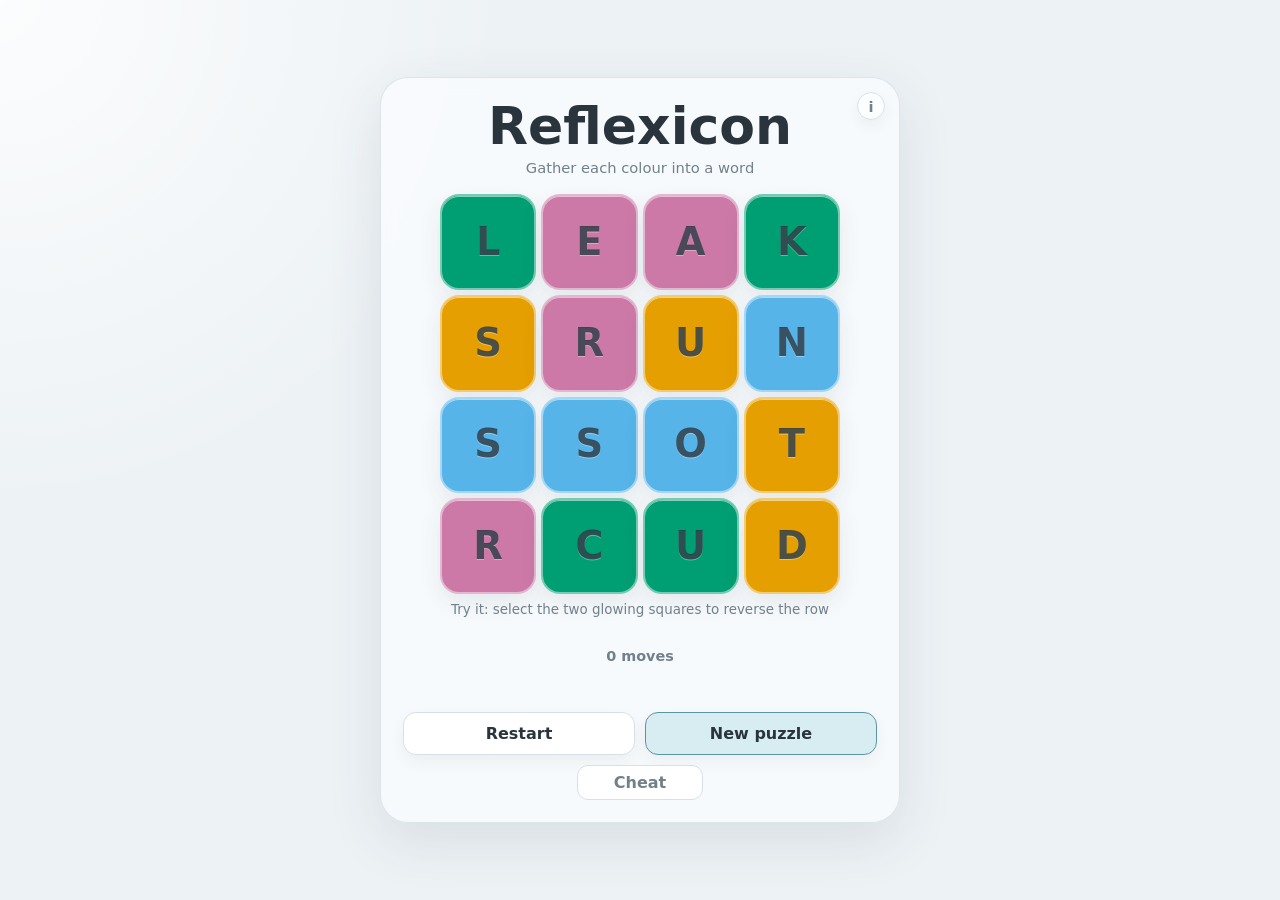
<file: reflexicon/index.html>
<!doctype html>
<html lang="en">

<head>
  <meta charset="utf-8">
  <meta name="viewport" content="width=device-width, initial-scale=1">
  <meta name="theme-color" content="#edf2f5">
  <title>Reflexicon</title>
  <link rel="stylesheet" href="styles.css?v=20260715b">
  <script src="src/game.js?v=20260715j" defer></script>
</head>

<body>
  <main class="app">
    <section class="play-area" aria-labelledby="title">
      <button id="info-button" class="info-button" type="button" aria-expanded="false" aria-controls="info-panel"
        aria-label="How to play">i</button>

      <aside id="info-panel" class="info-panel" hidden>
        <h2>How to play</h2>
        <p>Make every colour into one edge-connected group which reads as a four-letter word.</p>
        <p>Select two squares in the same row or column to reverse the segment between them.</p>
        <p>Read a group from left to right, top to bottom. The solution need not use the original words.</p>
        <p>The number below the board is your move count.</p>
        <p>"Cheat" restores the puzzle to its initial state, and illustrates one possible solution.</p>
      </aside>

      <div class="masthead">
        <h1 id="title" class="title-hint" tabindex="0"
          data-hint="Reverse segments until every colour forms a word.">Reflexicon</h1>
        <p class="subtitle">Gather each colour into a word</p>
      </div>

      <div id="board" class="board" aria-label="Colour board"></div>
      <p id="selection-help" class="selection-help">Select a square</p>

      <div id="status" class="status" aria-live="polite">
        <p id="move-count">0 moves</p>
      </div>

      <div id="completion-message" class="completion-message" aria-live="polite"></div>

      <div class="toolbar" aria-label="Game controls">
        <button id="restart-button" type="button">Restart</button>
        <button id="new-button" type="button">New puzzle</button>
      </div>
      <div class="cheat-row"><button id="cheat-button" type="button" disabled>Cheat</button></div>

      <dialog id="cheat-dialog" class="cheat-dialog" aria-labelledby="cheat-dialog-title">
        <form method="dialog">
          <h2 id="cheat-dialog-title">Use Cheat?</h2>
          <p>Are you sure? This will return the board to its initial state and show a solution.</p>
          <div class="dialog-actions"><button value="cancel" autofocus>Cancel</button><button value="confirm">Show solution</button></div>
        </form>
      </dialog>
    </section>
  </main>
</body>

</html>
</file>
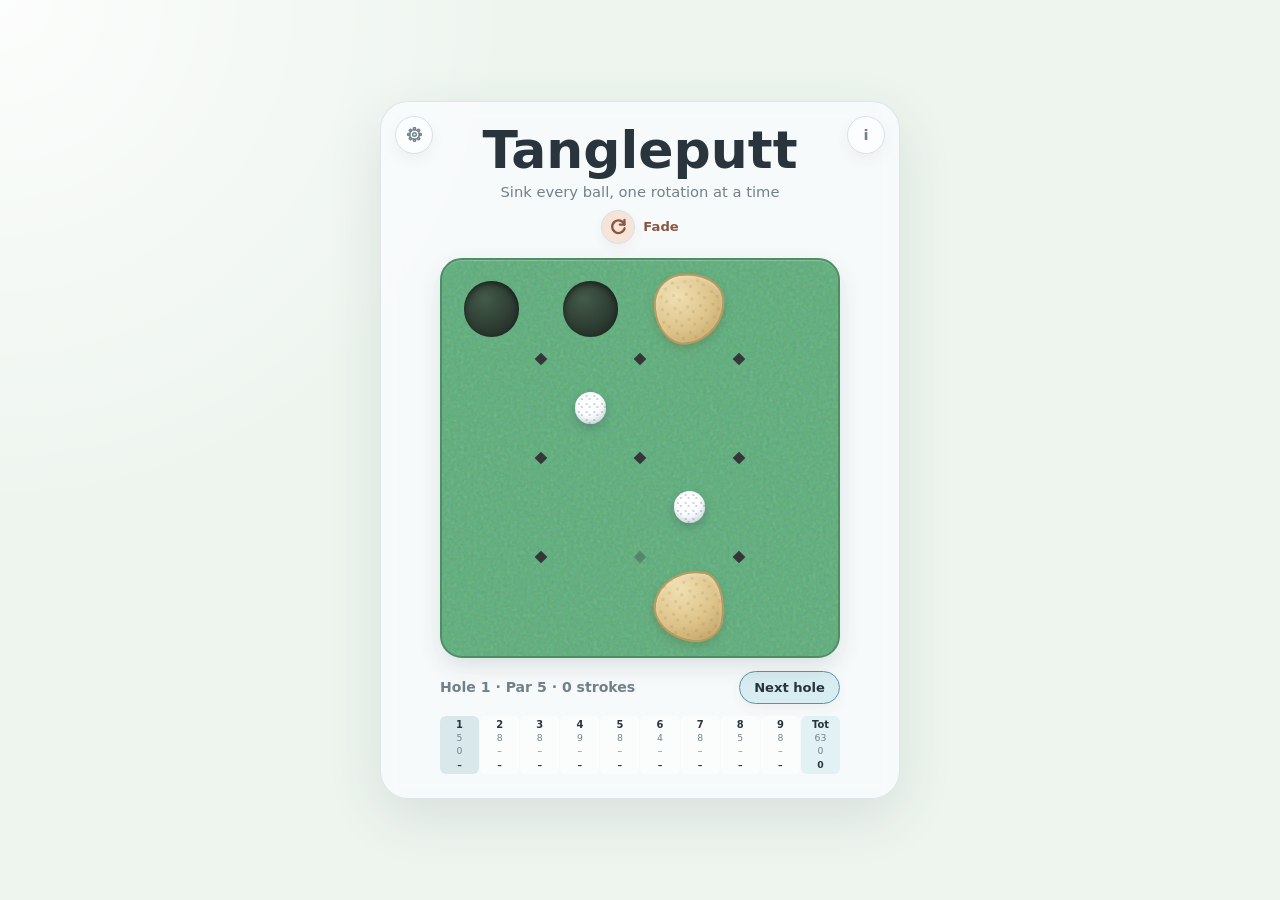
<file: tangleputt/index.html>
<!doctype html>
<html lang="en">

<head>
  <meta charset="utf-8">
  <meta name="viewport" content="width=device-width, initial-scale=1">
  <meta name="theme-color" content="#eef5ef">
  <title>Tangleputt</title>
  <link rel="stylesheet" href="styles.css?v=22">
  <script src="src/game.js?v=22" defer></script>
</head>

<body>
  <main class="app">
    <section class="play-area" aria-labelledby="title">
      <button id="settings-button" class="settings-button" type="button" aria-expanded="false"
        aria-controls="settings-panel" aria-label="Settings"><svg viewBox="0 0 24 24" aria-hidden="true">
          <circle cx="12" cy="12" r="6" />
          <circle cx="12" cy="12" r="2.3" />
          <rect x="10.7" y="3.5" width="2.6" height="2.4" rx="0.5" transform="rotate(0 12 12)" />
          <rect x="10.7" y="3.5" width="2.6" height="2.4" rx="0.5" transform="rotate(45 12 12)" />
          <rect x="10.7" y="3.5" width="2.6" height="2.4" rx="0.5" transform="rotate(90 12 12)" />
          <rect x="10.7" y="3.5" width="2.6" height="2.4" rx="0.5" transform="rotate(135 12 12)" />
          <rect x="10.7" y="3.5" width="2.6" height="2.4" rx="0.5" transform="rotate(180 12 12)" />
          <rect x="10.7" y="3.5" width="2.6" height="2.4" rx="0.5" transform="rotate(225 12 12)" />
          <rect x="10.7" y="3.5" width="2.6" height="2.4" rx="0.5" transform="rotate(270 12 12)" />
          <rect x="10.7" y="3.5" width="2.6" height="2.4" rx="0.5" transform="rotate(315 12 12)" />
        </svg></button>

      <aside id="settings-panel" class="info-panel settings-panel" hidden>
        <h2>Settings</h2>
        <label class="settings-toggle-row">
          <input type="checkbox" id="practice-mode-toggle">
          Practice mode
        </label>
      </aside>

      <button id="info-button" class="info-button" type="button" aria-expanded="false" aria-controls="info-panel"
        aria-label="How to play">i</button>

      <aside id="info-panel" class="info-panel" hidden>
        <h2>How to play</h2>
        <p>A round is 9 holes, each with 1–3 balls and 1–3 sand traps. Get every ball into a hole, in as few rotations (strokes) as possible.</p>
        <p>Choose clockwise or anticlockwise with the direction button, then use an internal rotation icon to turn its surrounding four squares.</p>
        <p>Sand traps never move, and neither does a ball once it's sunk in its hole. A rotation is unavailable if it would carry a ball into a sand trap, or put it in an already-filled hole.</p>
        <p>Par is a little worse than the optimal solution, so birdies, eagles, and sometimes even albatrosses are possible.</p>
        <p>Moving to the next hole before finishing counts as a double bogey.</p>
        <p>Scoring is modified Stableford: Albatross +8, Eagle +5, Birdie +2, Par 0, Bogey −1, Double Bogey or worse −3.</p>
        <p>This page's address is the course — share it and everyone plays the same 9 holes.</p>
      </aside>

      <div class="masthead">
        <h1 id="title" class="title-hint" tabindex="0"
          data-hint="Rotate 2×2 corners, in either direction, until every ball rests in a hole.">Tangleputt</h1>
        <p class="subtitle">Sink every ball, one rotation at a time</p>
        <div class="direction-row">
          <button id="direction-button" class="direction-button" type="button" aria-pressed="true"
            aria-label="Rotation direction: clockwise"></button>
          <span id="direction-label" class="direction-label">Fade</span>
        </div>
      </div>

      <div id="board" class="board" aria-label="Golf board"></div>

      <div class="status">
        <p id="hole-progress" class="hole-progress" aria-live="polite"></p>
        <div class="status-buttons">
          <button id="undo-button" class="next-hole-button undo-button" type="button" hidden disabled>Undo</button>
          <button id="next-button" class="next-hole-button" type="button">Next hole</button>
        </div>
      </div>

      <div id="scorecard" class="scorecard" aria-label="Scorecard"></div>
    </section>
  </main>
</body>
</html>
</file>
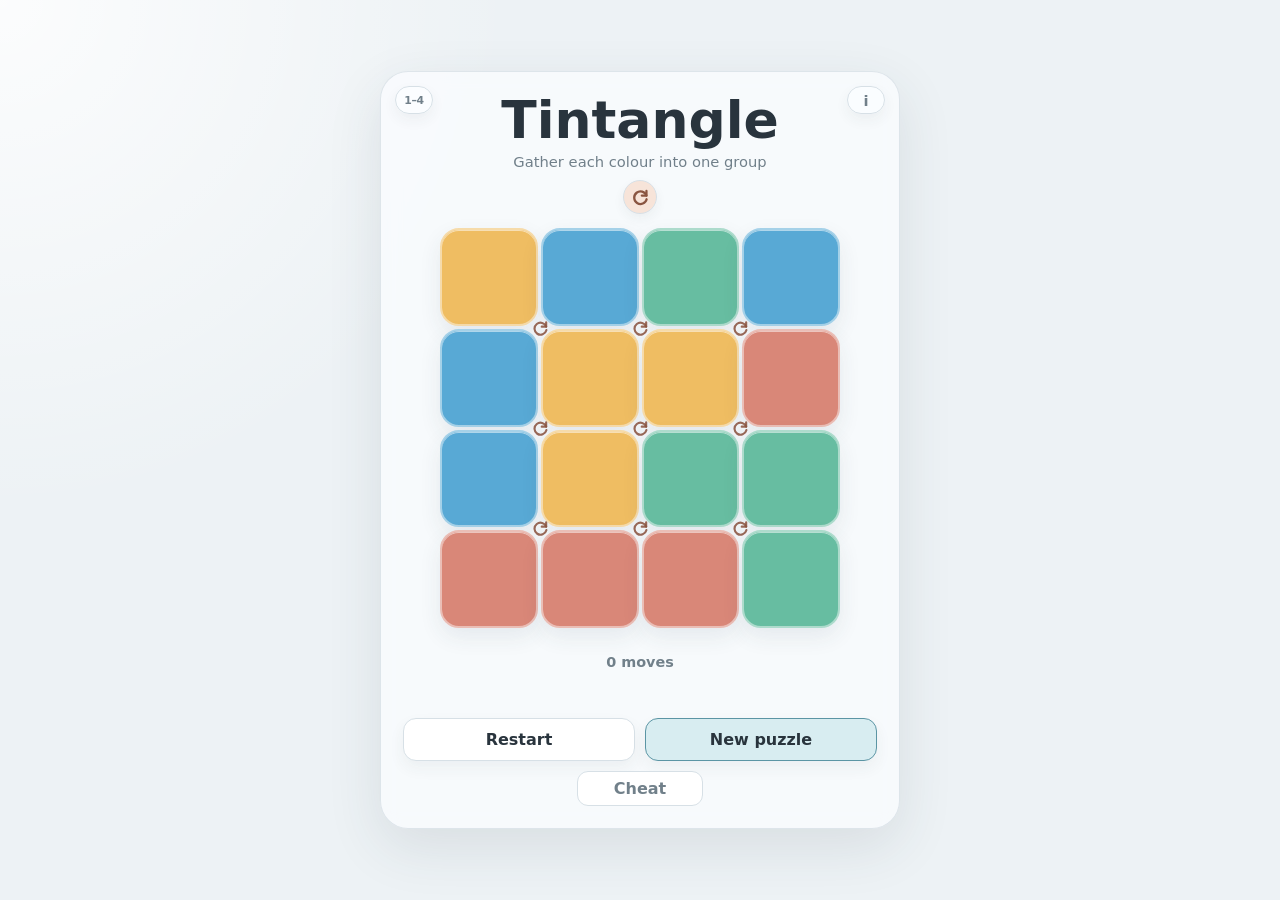
<file: two-way/index.html>
<!doctype html>
<html lang="en">

<head>
  <meta charset="utf-8">
  <meta name="viewport" content="width=device-width, initial-scale=1">
  <meta name="theme-color" content="#edf2f5">
  <title>Tintangle two-way</title>
  <link rel="stylesheet" href="styles.css?v=20260715d">
  <script src="src/game.js?v=20260715b" defer></script>
</head>

<body>
  <main class="app">
    <section class="play-area" aria-labelledby="title">
      <button id="number-button" class="number-button" type="button" aria-pressed="false"
        aria-label="Show colour numbers" data-hint="Show or hide colour numbers">1–4</button>
      <button id="info-button" class="info-button" type="button" aria-expanded="false" aria-controls="info-panel"
        aria-label="How to play">i</button>

      <aside id="info-panel" class="info-panel" hidden>
        <h2>How to play</h2>
        <p>Make every colour into one edge-connected group.</p>
        <p>Choose clockwise or anticlockwise with the direction button, then use an internal rotation icon to turn its surrounding four squares.</p>
        <p>The number below the board is your move count. Each puzzle is solvable in seven or fewer moves.</p>
        <p>The 1–4 button shows or hides a number for each colour.</p>
        <p>"Cheat" restores the puzzle to its initial state, and illustrates one possible solution.</p>
      </aside>

      <div class="masthead">
        <h1 id="title" class="title-hint" tabindex="0"
          data-hint="Choose a direction, then rotate tiles until each colour is together.">Tintangle</h1>
        <p class="subtitle">Gather each colour into one group</p>
        <button id="direction-button" class="direction-button" type="button" aria-pressed="true"
          aria-label="Rotation direction: clockwise"></button>
      </div>

      <div id="board" class="board" aria-label="Colour board"></div>

      <div id="status" class="status" aria-live="polite"><p id="move-count">0 moves</p></div>
      <div id="completion-message" class="completion-message" aria-live="polite"></div>

      <div class="toolbar" aria-label="Game controls">
        <button id="restart-button" type="button">Restart</button>
        <button id="new-button" type="button">New puzzle</button>
      </div>
      <div class="cheat-row"><button id="cheat-button" type="button" disabled>Cheat</button></div>

      <dialog id="cheat-dialog" class="cheat-dialog" aria-labelledby="cheat-dialog-title">
        <form method="dialog">
          <h2 id="cheat-dialog-title">Use Cheat?</h2>
          <p>Are you sure? This will return the board to its initial state and show a solution.</p>
          <div class="dialog-actions"><button value="cancel" autofocus>Cancel</button><button value="confirm">Show solution</button></div>
        </form>
      </dialog>
    </section>
  </main>
</body>
</html>
</file>
<file: reflexicon/styles.css>
:root {
  color-scheme: light;
  --bg: #edf2f5;
  --ink: #29343d;
  --muted: #71808a;
  --tile: #fbfdff;
  --tile-border: #d7e0e6;
  --button: #ffffff;
  --button-hover: #e8f0f5;
  --shadow: 0 18px 55px rgba(45, 62, 76, 0.11);
  --focus: #1f7a8c;
}

* { box-sizing: border-box; }

body {
  min-height: 100vh;
  margin: 0;
  background: radial-gradient(circle at top left, rgba(255,255,255,.82), transparent 32rem), var(--bg);
  color: var(--ink);
  font-family: Inter, ui-sans-serif, system-ui, -apple-system, BlinkMacSystemFont, "Segoe UI", sans-serif;
}

button { font: inherit; }

.app { min-height: 100vh; display: grid; place-items: center; padding: 24px; }

.play-area {
  position: relative;
  width: min(100%, 520px);
  padding: 22px;
  border: 1px solid rgba(215, 224, 230, .82);
  border-radius: 28px;
  background: rgba(251, 253, 255, .72);
  box-shadow: var(--shadow);
  backdrop-filter: blur(10px);
}

.info-button {
  position: absolute;
  top: 14px;
  right: 14px;
  display: grid;
  width: 28px;
  height: 28px;
  place-items: center;
  border: 1px solid var(--tile-border);
  border-radius: 50%;
  background: rgba(251,253,255,.82);
  color: var(--muted);
  cursor: pointer;
  font-size: .92rem;
  font-weight: 600;
  box-shadow: 0 6px 14px rgba(45,62,76,.06);
}

.info-button:hover, .info-button[aria-expanded="true"] { background: var(--button-hover); color: var(--ink); }

.info-panel {
  position: absolute;
  z-index: 5;
  top: 48px;
  right: 14px;
  width: min(315px, calc(100% - 28px));
  padding: 14px;
  border: 1px solid var(--tile-border);
  border-radius: 18px;
  background: rgba(251,253,255,.98);
  box-shadow: 0 18px 42px rgba(45,62,76,.16);
}

.info-panel h2 { margin: 0 0 5px; font-size: .84rem; }
.info-panel p { margin: 7px 0 0; color: var(--muted); font-size: .9rem; line-height: 1.42; }

.masthead { margin-bottom: 18px; text-align: center; }
h1 { position: relative; display: inline-block; margin: 0; font-size: clamp(2rem, 7vw, 3.25rem); font-weight: 620; line-height: 1; }
.subtitle { margin: 7px 0 0; color: var(--muted); font-size: .92rem; }

.title-hint { cursor: help; }
.title-hint::after {
  position: absolute;
  z-index: 2;
  top: calc(100% + 10px);
  left: 50%;
  width: max-content;
  max-width: min(78vw, 320px);
  padding: 8px 10px;
  border: 1px solid var(--tile-border);
  border-radius: 999px;
  background: var(--tile);
  box-shadow: 0 10px 24px rgba(45,62,76,.12);
  color: var(--muted);
  content: attr(data-hint);
  font-size: .82rem;
  font-weight: 560;
  line-height: 1.25;
  opacity: 0;
  pointer-events: none;
  transform: translate(-50%, -4px);
  transition: opacity 140ms ease, transform 140ms ease;
}
.title-hint:hover::after, .title-hint:focus-visible::after { opacity: 1; transform: translate(-50%, 0); }

.board { display: grid; grid-template-columns: repeat(4, 1fr); gap: 5px; width: min(100%, 400px); aspect-ratio: 1; margin: 0 auto; }
.tile {
  display: grid;
  place-items: center;
  min-width: 0;
  border: 2px solid color-mix(in srgb, var(--colour) 54%, #ffffff);
  border-radius: 19px;
  background: var(--colour);
  cursor: pointer;
  box-shadow: inset 0 1px rgba(255,255,255,.52), 0 9px 22px rgba(45,62,76,.09);
  color: rgba(35,50,61,.8);
  font-size: clamp(1.45rem, 6vw, 2.4rem);
  font-weight: 720;
  line-height: 1;
  text-shadow: 0 1px rgba(255,255,255,.35);
  transition: transform 220ms ease, background-color 180ms ease, border-color 180ms ease;
}
.tile:hover { transform: translateY(-2px); }
.tile.is-selected { border-color: #29343d; box-shadow: inset 0 0 0 4px rgba(255,255,255,.7), 0 12px 25px rgba(45,62,76,.18); transform: translateY(-2px); }
.tile.is-eligible { box-shadow: inset 0 0 0 3px rgba(255,255,255,.52), 0 7px 17px rgba(45,62,76,.12); }
.tile.is-preview { border-color: rgba(41,52,61,.72); box-shadow: inset 0 0 0 3px rgba(255,255,255,.58), 0 10px 21px rgba(45,62,76,.15); transform: translateY(-2px); }
.tile.is-connected { border-color: rgba(35,50,61,.72); }
.board.is-folding .tile { transform: scale(.91); }

.selection-help { min-height: 20px; width: min(100%, 400px); margin: 8px auto 0; color: var(--muted); font-size: .84rem; text-align: center; }

.status { display: grid; min-height: 42px; margin: 13px auto 0; width: min(100%, 400px); place-items: center; color: var(--muted); }
#move-count { margin: 0; font-size: .9rem; font-weight: 560; }

.completion-message { min-height: 25px; text-align: center; color: #31764a; font-size: .94rem; font-weight: 650; opacity: 0; transition: opacity 180ms ease; }
.completion-message.is-complete { opacity: 1; }
.toolbar { display: grid; grid-template-columns: 1fr 1fr; gap: 10px; margin-top: 10px; }
.toolbar button { min-height: 43px; border: 1px solid var(--tile-border); border-radius: 13px; background: var(--button); color: var(--ink); cursor: pointer; font-weight: 600; box-shadow: 0 7px 16px rgba(45,62,76,.06); }
.toolbar button:hover { background: var(--button-hover); }
.toolbar button:last-child { border-color: #5b95a4; background: #d8edf1; }
.toolbar button:last-child:hover { background: #c6e4e9; }
.cheat-row { display: grid; margin-top: 10px; place-items: center; }
.cheat-row button { min-width: 126px; min-height: 35px; border: 1px solid var(--tile-border); border-radius: 11px; background: var(--button); color: var(--muted); cursor: pointer; font-weight: 600; }
.cheat-row button:hover:not(:disabled) { background: var(--button-hover); color: var(--ink); }
.cheat-row button:disabled { cursor: default; opacity: .48; }

.cheat-dialog { width: min(330px, calc(100% - 36px)); padding: 0; border: 1px solid var(--tile-border); border-radius: 17px; color: var(--ink); background: #fbfdff; box-shadow: 0 20px 48px rgba(45,62,76,.22); }
.cheat-dialog::backdrop { background: rgba(36,48,58,.24); }
.cheat-dialog form { padding: 20px; }
.cheat-dialog h2 { margin: 0; font-size: 1.12rem; }
.cheat-dialog p { margin: 9px 0 18px; color: var(--muted); font-size: .88rem; line-height: 1.45; }
.dialog-actions { display: flex; justify-content: flex-end; gap: 8px; }
.dialog-actions button { min-height: 34px; padding: 0 12px; border: 1px solid var(--tile-border); border-radius: 10px; background: var(--button); color: var(--ink); cursor: pointer; font-weight: 600; }
.dialog-actions button:last-child { border-color: #5b95a4; background: #d8edf1; }
.dialog-actions button:hover { background: var(--button-hover); }
.dialog-actions button:last-child:hover { background: #c6e4e9; }

button:focus-visible, .title-hint:focus-visible { outline: 3px solid var(--focus); outline-offset: 2px; }

@media (max-width: 430px) {
  .app { padding: 12px; }
  .play-area { padding: 18px 14px; border-radius: 22px; }
  .board { gap: 4px; }
  .tile { border-radius: 15px; }
  .connection-status { gap: 5px; }
}
</file>
<file: tangleputt/styles.css>
:root {
  color-scheme: light;
  --bg: #eef5ef;
  --ink: #29343d;
  --muted: #71808a;
  --tile: #fbfdff;
  --tile-border: #d7e0e6;
  --button: #ffffff;
  --button-hover: #e8f0f5;
  --shadow: 0 18px 55px rgba(45, 62, 76, 0.11);
  --focus: #1f7a8c;
  --fairway: #5ea877;
  --fairway-edge: #4c8f65;
  --hole: #2b3a30;
  --ball: #fbfdff;
  --sand: #ddc389;
  --sand-edge: #b99a5f;
}

* { box-sizing: border-box; }

body {
  min-height: 100vh;
  margin: 0;
  background: radial-gradient(circle at top left, rgba(255,255,255,.82), transparent 32rem), var(--bg);
  color: var(--ink);
  font-family: Inter, ui-sans-serif, system-ui, -apple-system, BlinkMacSystemFont, "Segoe UI", sans-serif;
}

button { font: inherit; }

.app { min-height: 100vh; display: grid; place-items: center; padding: 24px; }

.play-area {
  position: relative;
  width: min(100%, 520px);
  padding: 22px;
  border: 1px solid rgba(215, 224, 230, .82);
  border-radius: 28px;
  background: rgba(251, 253, 255, .72);
  box-shadow: var(--shadow);
  backdrop-filter: blur(10px);
}

.info-button {
  position: absolute;
  top: 14px;
  right: 14px;
  display: grid;
  width: 38px;
  height: 38px;
  place-items: center;
  border: 1px solid var(--tile-border);
  border-radius: 999px;
  background: rgba(251,253,255,.82);
  color: var(--muted);
  cursor: pointer;
  font-size: .92rem;
  font-weight: 600;
  box-shadow: 0 6px 14px rgba(45,62,76,.06);
}
.info-button:hover, .info-button[aria-expanded="true"] { background: var(--button-hover); color: var(--ink); }

.info-panel {
  position: absolute;
  z-index: 5;
  top: 48px;
  right: 14px;
  width: min(315px, calc(100% - 28px));
  padding: 14px;
  border: 1px solid var(--tile-border);
  border-radius: 18px;
  background: rgba(251,253,255,.98);
  box-shadow: 0 18px 42px rgba(45,62,76,.16);
}

.info-panel h2 { margin: 0 0 5px; font-size: .84rem; }
.info-panel p { margin: 7px 0 0; color: var(--muted); font-size: .9rem; line-height: 1.42; }

.settings-button {
  position: absolute;
  top: 14px;
  left: 14px;
  display: grid;
  width: 38px;
  height: 38px;
  place-items: center;
  border: 1px solid var(--tile-border);
  border-radius: 999px;
  background: rgba(251,253,255,.82);
  color: var(--muted);
  cursor: pointer;
  box-shadow: 0 6px 14px rgba(45,62,76,.06);
}
.settings-button:hover, .settings-button[aria-expanded="true"] { background: var(--button-hover); color: var(--ink); }
.settings-button svg { width: 19px; height: 19px; fill: none; stroke: currentColor; stroke-linecap: round; stroke-linejoin: round; stroke-width: 1.8; }

.settings-panel { left: 14px; right: auto; }
.settings-toggle-row { display: flex; align-items: center; gap: 8px; color: var(--ink); font-size: .9rem; font-weight: 600; cursor: pointer; }
.settings-toggle-row input { accent-color: var(--focus); cursor: pointer; width: 16px; height: 16px; }

.masthead { margin-bottom: 18px; text-align: center; }
h1 { position: relative; display: inline-block; margin: 0; font-size: clamp(2rem, 7vw, 3.25rem); font-weight: 620; line-height: 1; }
.subtitle { margin: 7px 0 0; color: var(--muted); font-size: .92rem; }

.title-hint { cursor: help; }
.title-hint::after {
  position: absolute;
  z-index: 2;
  top: calc(100% + 10px);
  left: 50%;
  width: max-content;
  max-width: min(78vw, 320px);
  padding: 8px 10px;
  border: 1px solid var(--tile-border);
  border-radius: 999px;
  background: var(--tile);
  box-shadow: 0 10px 24px rgba(45,62,76,.12);
  color: var(--muted);
  content: attr(data-hint);
  font-size: .82rem;
  font-weight: 560;
  line-height: 1.25;
  opacity: 0;
  pointer-events: none;
  transform: translate(-50%, -4px);
  transition: opacity 140ms ease, transform 140ms ease;
}
.title-hint:hover::after, .title-hint:focus-visible::after { opacity: 1; transform: translate(-50%, 0); }

.direction-row { display: flex; align-items: center; justify-content: center; gap: 8px; margin: 10px auto -4px; }
.direction-button { position: relative; display: grid; width: 34px; height: 34px; margin: 0; padding: 0; place-items: center; border: 1px solid var(--tile-border); border-radius: 50%; background: rgba(251,253,255,.82); color: rgba(41,52,61,.82); cursor: pointer; box-shadow: 0 5px 12px rgba(45,62,76,.06); transition: background 140ms ease, color 140ms ease, transform 140ms ease; }
.direction-button:hover { background: var(--button-hover); color: var(--ink); transform: scale(1.08); }
.direction-button svg { width: 21px; height: 21px; fill: none; stroke: currentColor; stroke-linecap: round; stroke-linejoin: round; stroke-width: 2.6; }
.direction-button.is-anticlockwise { background: #d8edf1; color: #276e80; }
.direction-button:not(.is-anticlockwise) { background: #f7e4d9; color: #8a5541; }
.direction-button.is-anticlockwise svg { transform: scaleX(-1); }
.direction-label { font-size: .82rem; font-weight: 650; color: #8a5541; }
.direction-label.is-anticlockwise { color: #276e80; }

.board {
  position: relative;
  display: grid;
  grid-template-columns: repeat(4, minmax(0, 1fr));
  grid-template-rows: repeat(4, minmax(0, 1fr));
  width: min(100%, 400px);
  aspect-ratio: 1;
  margin: 0 auto;
  border: 2px solid var(--fairway-edge);
  border-radius: 22px;
  background-color: var(--fairway);
  background-size: 100% 100%;
  background-blend-mode: overlay;
  box-shadow: inset 0 1px rgba(255,255,255,.22), 0 9px 22px rgba(45,62,76,.14);
}

.tile {
  position: relative;
  display: grid;
  place-items: center;
  min-width: 0;
}

.hole {
  position: absolute;
  inset: 22%;
  border-radius: 50%;
  background: radial-gradient(circle at 38% 32%, #435a49 0%, var(--hole) 62%, #1b241e 100%);
  box-shadow: inset 0 3px 6px rgba(0,0,0,.5);
}

.block {
  position: absolute;
  inset: 14%;
  border: 2px solid var(--sand-edge);
  background:
    radial-gradient(circle, rgba(140,111,53,.16) 0 20%, transparent 21%) 0 0 / 19% 19%,
    radial-gradient(circle, rgba(140,111,53,.16) 0 20%, transparent 21%) 9.5% 9.5% / 19% 19%,
    radial-gradient(circle at 32% 28%, #f1e0b3 0%, var(--sand) 55%, var(--sand-edge) 100%);
  box-shadow: inset 0 2px 4px rgba(255,255,255,.3), 0 4px 8px rgba(90,70,30,.22);
}
.block-0 { border-radius: 42% 58% 61% 39% / 45% 40% 60% 55%; transform: rotate(-6deg); }
.block-1 { border-radius: 63% 37% 40% 60% / 55% 65% 35% 45%; transform: rotate(9deg); }
.block-2 { border-radius: 50% 50% 38% 62% / 62% 45% 55% 38%; transform: rotate(3deg); }

.ball {
  position: absolute;
  z-index: 1;
  inset: 34%;
  border-radius: 50%;
  background:
    radial-gradient(circle, rgba(45,62,76,.22) 0 22%, transparent 23%) 0 0 / 25% 25%,
    radial-gradient(circle, rgba(45,62,76,.22) 0 22%, transparent 23%) 12.5% 12.5% / 25% 25%,
    radial-gradient(circle at 34% 28%, #ffffff 0%, var(--ball) 46%, #d7e0e6 100%);
  box-shadow: 0 4px 8px rgba(45,62,76,.28), inset 0 -3px 4px rgba(45,62,76,.12);
  transition: box-shadow 180ms ease;
}
.ball.is-sunk { box-shadow: 0 0 0 3px #f1c55f, 0 4px 8px rgba(45,62,76,.28); }

.rotation-button { position: absolute; z-index: 2; top: calc(var(--row) * 25%); left: calc(var(--column) * 25%); display: grid; width: 29px; height: 29px; padding: 0; place-items: center; border: 0; border-radius: 50%; background: transparent; cursor: pointer; transform: translate(-50%, -50%); transition: background 140ms ease, transform 140ms ease, opacity 140ms ease; }
.rotation-button:hover:not(:disabled) { background: rgba(255,255,255,.35); transform: translate(-50%, -50%) scale(1.1); }
.rotation-button:disabled { cursor: default; opacity: .32; }
.rotation-disc { grid-area: 1 / 1; width: 9px; height: 9px; background: #34363a; transform: rotate(45deg); transition: opacity 140ms ease; }
.rotation-button svg { grid-area: 1 / 1; width: 20px; height: 20px; fill: none; stroke: currentColor; stroke-linecap: round; stroke-linejoin: round; stroke-width: 2.6; color: rgba(41,52,61,.85); opacity: 0; transition: opacity 140ms ease; }
.rotation-button:hover:not(:disabled) .rotation-disc { opacity: 0; }
.rotation-button:hover:not(:disabled) svg { opacity: 1; }
.rotation-button.is-anticlockwise svg { transform: scaleX(-1); }

.status {
  display: flex;
  align-items: center;
  justify-content: space-between;
  gap: 10px;
  min-height: 33px;
  margin: 13px auto 0;
  width: min(100%, 400px);
}

.hole-progress {
  margin: 0;
  color: var(--muted);
  font-size: .88rem;
  font-weight: 560;
  line-height: 1.3;
}
.hole-progress.is-complete, .hole-progress.is-birdie { color: #31764a; font-weight: 650; }
.hole-progress.is-eagle, .hole-progress.is-albatross { color: #1f7a8c; font-weight: 650; }
.hole-progress.is-bogey, .hole-progress.is-double-bogey { color: #a5602f; font-weight: 650; }

.next-hole-button {
  flex: 0 0 auto;
  min-height: 33px;
  padding: 0 14px;
  border: 1px solid #5b95a4;
  border-radius: 999px;
  background: #d8edf1;
  color: var(--ink);
  cursor: pointer;
  font-size: .82rem;
  font-weight: 600;
  box-shadow: 0 5px 12px rgba(45,62,76,.06);
}
.next-hole-button:hover { background: #c6e4e9; }

.scorecard {
  display: grid;
  grid-auto-flow: column;
  grid-auto-columns: minmax(25px, 1fr);
  gap: 1px;
  margin: 12px auto 0;
  width: min(100%, 400px);
  overflow-x: auto;
  padding-bottom: 2px;
}
.scorecard-hole {
  display: grid;
  gap: 1px;
  padding: 2px 0 3px;
  border-radius: 6px;
  background: rgba(255,255,255,.55);
  text-align: center;
}
.scorecard-hole.is-current { background: rgba(31,122,140,.14); }
.scorecard-hole.scorecard-total { background: rgba(216,237,241,.7); }
.scorecard-cell { display: block; font-size: .58rem; color: var(--muted); line-height: 1.35; }
.scorecard-head { font-size: .62rem; font-weight: 700; color: var(--ink); }
.scorecard-points { font-weight: 700; color: var(--ink); }
.scorecard-hole.is-eagle .scorecard-points, .scorecard-hole.is-albatross .scorecard-points { color: #1f7a8c; }
.scorecard-hole.is-birdie .scorecard-points { color: #31764a; }
.scorecard-hole.is-par .scorecard-points { color: var(--ink); }
.scorecard-hole.is-bogey .scorecard-points, .scorecard-hole.is-double-bogey .scorecard-points { color: #a5602f; }

/* One shaft-plus-head shape, pointing "down" by default, sized relative
   to the ball itself (its containing block, since .ball is
   position:absolute) so "2/3 the ball's size" is literally height:66%.
   The shape's own centre -- not its tail -- sits at the ball's centre, so
   the leftover 34% splits into equal gaps at the tail and the tip; each
   direction just rotates the whole thing around that centre. clip-path
   (not border-width, which can't take percentages) is what makes
   percentage sizing possible here. */
.move-arrow {
  position: absolute;
  top: 50%;
  left: 50%;
  z-index: 2;
  width: 26%;
  height: 66%;
  margin-left: -13%;
  margin-top: -33%;
  background: #1f7a8c;
  clip-path: polygon(38% 0%, 62% 0%, 62% 55%, 100% 55%, 50% 100%, 0% 55%, 38% 55%);
  transform-origin: 50% 50%;
  filter: drop-shadow(0 1px 1px rgba(0, 0, 0, .35));
  pointer-events: none;
}
.move-arrow-down { transform: rotate(0deg); }
.move-arrow-up { transform: rotate(180deg); }
.move-arrow-right { transform: rotate(-90deg); }
.move-arrow-left { transform: rotate(90deg); }

button:focus-visible, .title-hint:focus-visible { outline: 3px solid var(--focus); outline-offset: 2px; }

@media (max-width: 430px) {
  .app { padding: 12px; }
  .play-area { padding: 18px 14px; border-radius: 22px; }
  .board { border-radius: 17px; }
  .rotation-button { width: 25px; height: 25px; }
  .rotation-disc { width: 8px; height: 8px; }
  .rotation-button svg { width: 17px; height: 17px; }
}
</file>
<file: two-way/styles.css>
:root {
  color-scheme: light;
  --bg: #edf2f5;
  --ink: #29343d;
  --muted: #71808a;
  --tile: #fbfdff;
  --tile-border: #d7e0e6;
  --button: #ffffff;
  --button-hover: #e8f0f5;
  --shadow: 0 18px 55px rgba(45, 62, 76, 0.11);
  --focus: #1f7a8c;
}

* { box-sizing: border-box; }

body {
  min-height: 100vh;
  margin: 0;
  background: radial-gradient(circle at top left, rgba(255,255,255,.82), transparent 32rem), var(--bg);
  color: var(--ink);
  font-family: Inter, ui-sans-serif, system-ui, -apple-system, BlinkMacSystemFont, "Segoe UI", sans-serif;
}

button { font: inherit; }

.app { min-height: 100vh; display: grid; place-items: center; padding: 24px; }

.play-area {
  position: relative;
  width: min(100%, 520px);
  padding: 22px;
  border: 1px solid rgba(215, 224, 230, .82);
  border-radius: 28px;
  background: rgba(251, 253, 255, .72);
  box-shadow: var(--shadow);
  backdrop-filter: blur(10px);
}

.info-button,
.number-button {
  position: absolute;
  top: 14px;
  display: grid;
  width: 28px;
  height: 28px;
  place-items: center;
  border: 1px solid var(--tile-border);
  border-radius: 50%;
  background: rgba(251,253,255,.82);
  color: var(--muted);
  cursor: pointer;
  font-size: .92rem;
  font-weight: 600;
  box-shadow: 0 6px 14px rgba(45,62,76,.06);
}

.info-button { right: 14px; width: 38px; border-radius: 999px; }
.number-button { left: 14px; width: 38px; border-radius: 999px; font-size: .68rem; letter-spacing: -.04em; white-space: nowrap; }
.info-button:hover, .info-button[aria-expanded="true"], .number-button:hover, .number-button.is-active { background: var(--button-hover); color: var(--ink); }

.info-panel {
  position: absolute;
  z-index: 5;
  top: 48px;
  right: 14px;
  width: min(315px, calc(100% - 28px));
  padding: 14px;
  border: 1px solid var(--tile-border);
  border-radius: 18px;
  background: rgba(251,253,255,.98);
  box-shadow: 0 18px 42px rgba(45,62,76,.16);
}

.info-panel h2 { margin: 0 0 5px; font-size: .84rem; }
.info-panel p { margin: 7px 0 0; color: var(--muted); font-size: .9rem; line-height: 1.42; }

.masthead { margin-bottom: 18px; text-align: center; }
h1 { position: relative; display: inline-block; margin: 0; font-size: clamp(2rem, 7vw, 3.25rem); font-weight: 620; line-height: 1; }
.subtitle { margin: 7px 0 0; color: var(--muted); font-size: .92rem; }

.title-hint { cursor: help; }
.title-hint::after, .number-button::after {
  position: absolute;
  z-index: 2;
  top: calc(100% + 10px);
  left: 50%;
  width: max-content;
  max-width: min(78vw, 320px);
  padding: 8px 10px;
  border: 1px solid var(--tile-border);
  border-radius: 999px;
  background: var(--tile);
  box-shadow: 0 10px 24px rgba(45,62,76,.12);
  color: var(--muted);
  content: attr(data-hint);
  font-size: .82rem;
  font-weight: 560;
  line-height: 1.25;
  opacity: 0;
  pointer-events: none;
  transform: translate(-50%, -4px);
  transition: opacity 140ms ease, transform 140ms ease;
}
.title-hint:hover::after, .title-hint:focus-visible::after, .number-button:hover::after, .number-button:focus-visible::after { opacity: 1; transform: translate(-50%, 0); }

.direction-button { position: relative; display: grid; width: 34px; height: 34px; margin: 10px auto -4px; padding: 0; place-items: center; border: 1px solid var(--tile-border); border-radius: 50%; background: rgba(251,253,255,.82); color: rgba(41,52,61,.82); cursor: pointer; box-shadow: 0 5px 12px rgba(45,62,76,.06); transition: background 140ms ease, color 140ms ease, transform 140ms ease; }
.direction-button:hover { background: var(--button-hover); color: var(--ink); transform: scale(1.08); }
.direction-button svg { width: 21px; height: 21px; fill: none; stroke: currentColor; stroke-linecap: round; stroke-linejoin: round; stroke-width: 2.6; }
.direction-button.is-anticlockwise { background: #d8edf1; color: #276e80; }
.direction-button:not(.is-anticlockwise) { background: #f7e4d9; color: #8a5541; }
.direction-button.is-anticlockwise svg, .rotation-button.is-anticlockwise svg { transform: scaleX(-1); }

.board { position: relative; display: grid; grid-template-columns: repeat(4, minmax(0, 1fr)); grid-template-rows: repeat(4, minmax(0, 1fr)); gap: 3px; width: min(100%, 400px); aspect-ratio: 1; margin: 0 auto; }
.tile {
  display: grid;
  place-items: center;
  min-width: 0;
  border: 2px solid color-mix(in srgb, var(--colour) 54%, #ffffff);
  border-radius: 19px;
  background: var(--colour);
  cursor: default;
  box-shadow: inset 0 1px rgba(255,255,255,.52), 0 9px 22px rgba(45,62,76,.09);
  color: rgba(35,50,61,.8);
  font-size: clamp(1.45rem, 6vw, 2.4rem);
  font-weight: 720;
  line-height: 1;
  text-shadow: 0 1px rgba(255,255,255,.35);
  transition: transform 220ms ease, background-color 180ms ease, border-color 180ms ease;
}
.tile.is-connected { border-color: rgba(35,50,61,.72); }

.rotation-button { position: absolute; z-index: 2; top: calc(var(--row) * 25%); left: calc(var(--column) * 25%); display: grid; width: 29px; height: 29px; padding: 0; place-items: center; border: 0; border-radius: 50%; background: transparent; color: rgba(41,52,61,.76); cursor: pointer; transform: translate(-50%, -50%); transition: color 140ms ease, transform 140ms ease; }
.rotation-button:hover { color: var(--ink); transform: translate(-50%, -50%) scale(1.12); }
.rotation-button svg { width: 20px; height: 20px; fill: none; stroke: currentColor; stroke-linecap: round; stroke-linejoin: round; stroke-width: 2.6; filter: drop-shadow(0 1px 1px rgba(255,255,255,.45)); }
.rotation-button:not(.is-anticlockwise) { color: rgba(138,85,65,.88); }
.rotation-button.is-anticlockwise { color: rgba(39,110,128,.88); }

.status { display: grid; min-height: 42px; margin: 13px auto 0; width: min(100%, 400px); place-items: center; color: var(--muted); }
#move-count { margin: 0; font-size: .9rem; font-weight: 560; }

.completion-message { min-height: 25px; text-align: center; color: #31764a; font-size: .94rem; font-weight: 650; opacity: 0; transition: opacity 180ms ease; }
.completion-message.is-complete { opacity: 1; }
.toolbar { display: grid; grid-template-columns: 1fr 1fr; gap: 10px; margin-top: 10px; }
.toolbar button { min-height: 43px; border: 1px solid var(--tile-border); border-radius: 13px; background: var(--button); color: var(--ink); cursor: pointer; font-weight: 600; box-shadow: 0 7px 16px rgba(45,62,76,.06); }
.toolbar button:hover { background: var(--button-hover); }
.toolbar button:last-child { border-color: #5b95a4; background: #d8edf1; }
.toolbar button:last-child:hover { background: #c6e4e9; }
.cheat-row { display: grid; margin-top: 10px; place-items: center; }
.cheat-row button { min-width: 126px; min-height: 35px; border: 1px solid var(--tile-border); border-radius: 11px; background: var(--button); color: var(--muted); cursor: pointer; font-weight: 600; }
.cheat-row button:hover:not(:disabled) { background: var(--button-hover); color: var(--ink); }
.cheat-row button:disabled { cursor: default; opacity: .48; }

.cheat-dialog { width: min(330px, calc(100% - 36px)); padding: 0; border: 1px solid var(--tile-border); border-radius: 17px; color: var(--ink); background: #fbfdff; box-shadow: 0 20px 48px rgba(45,62,76,.22); }
.cheat-dialog::backdrop { background: rgba(36,48,58,.24); }
.cheat-dialog form { padding: 20px; }
.cheat-dialog h2 { margin: 0; font-size: 1.12rem; }
.cheat-dialog p { margin: 9px 0 18px; color: var(--muted); font-size: .88rem; line-height: 1.45; }
.dialog-actions { display: flex; justify-content: flex-end; gap: 8px; }
.dialog-actions button { min-height: 34px; padding: 0 12px; border: 1px solid var(--tile-border); border-radius: 10px; background: var(--button); color: var(--ink); cursor: pointer; font-weight: 600; }
.dialog-actions button:last-child { border-color: #5b95a4; background: #d8edf1; }
.dialog-actions button:hover { background: var(--button-hover); }
.dialog-actions button:last-child:hover { background: #c6e4e9; }

button:focus-visible, .title-hint:focus-visible { outline: 3px solid var(--focus); outline-offset: 2px; }

@media (max-width: 430px) {
  .app { padding: 12px; }
  .play-area { padding: 18px 14px; border-radius: 22px; }
  .board { gap: 2px; }
  .tile { border-radius: 15px; }
  .rotation-button { width: 25px; height: 25px; }
  .rotation-button svg { width: 18px; height: 18px; }
}
</file>
